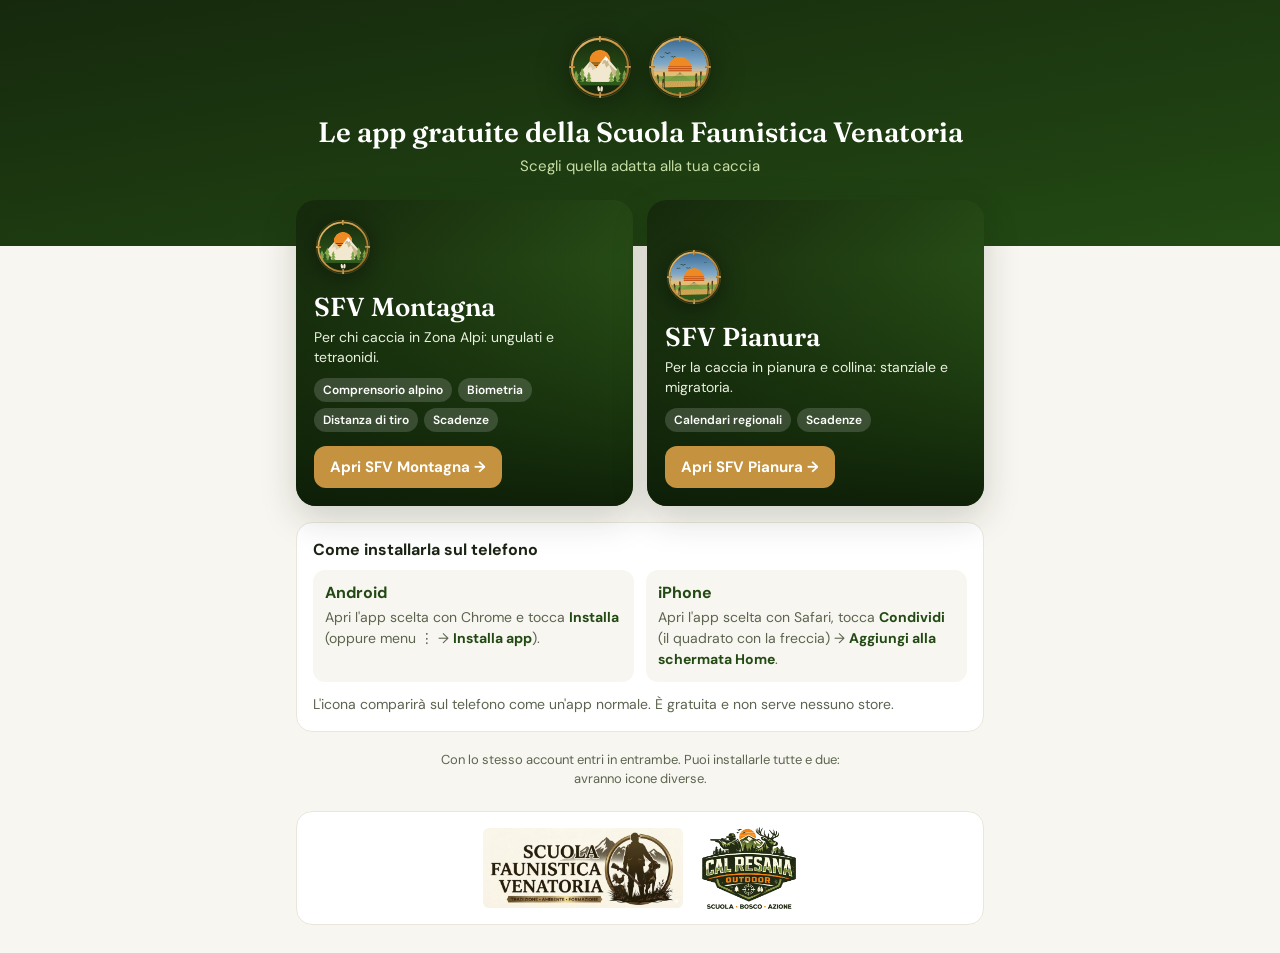
<file: app/index.html>
<!DOCTYPE html>
<html lang="it">
<head>
<meta charset="UTF-8">
<meta name="viewport" content="width=device-width, initial-scale=1.0, viewport-fit=cover">
<title>App SFV — Scuola Faunistica Venatoria</title>
<meta name="description" content="Le app gratuite della Scuola Faunistica Venatoria: SFV Montagna e SFV Pianura.">
<meta name="theme-color" content="#16290D">
<link rel="icon" type="image/svg+xml" href="/montagna/simbolo.svg">
<link href="https://fonts.googleapis.com/css2?family=DM+Sans:wght@400;500;600;700&family=Fraunces:opsz,wght@9..144,600&display=swap" rel="stylesheet">
<style>
:root{--green-900:#0B1A06;--green-800:#16290D;--green-700:#234A14;--green-600:#33651C;--green-200:#C7DDA6;--green-100:#E9F1DF;
  --gold-500:#C5923F;--gold-400:#D4A855;--bg:#F8F6F0;--surface:#fff;--border-light:#EAE7DA;--text:#1B2414;--text-2:#5C6450;--text-3:#8C9180;
  --font-display:'Fraunces',Georgia,serif;--font-body:'DM Sans',system-ui,sans-serif}
*{box-sizing:border-box;margin:0;padding:0}
body{background:var(--bg);color:var(--text);font-family:var(--font-body);min-height:100dvh;-webkit-font-smoothing:antialiased}
header{background:linear-gradient(170deg,var(--green-800),var(--green-700));color:#fff;text-align:center;padding:calc(34px + env(safe-area-inset-top,0px)) 20px 70px}
header .simboli{display:flex;justify-content:center;gap:14px;margin-bottom:16px}
header .simboli img{width:66px;height:66px;filter:drop-shadow(0 6px 16px rgba(0,0,0,.35))}
h1{font-family:var(--font-display);font-size:28px;font-weight:600;line-height:1.15;text-wrap:balance}
header p{color:var(--green-200);font-size:15px;margin-top:8px}
main{max-width:720px;margin:-46px auto 0;padding:0 16px calc(28px + env(safe-area-inset-bottom,0px))}
.scelte{display:grid;grid-template-columns:1fr 1fr;gap:14px}
@media(max-width:560px){.scelte{grid-template-columns:1fr}}
.app{position:relative;display:flex;flex-direction:column;justify-content:flex-end;min-height:290px;border-radius:20px;overflow:hidden;color:#fff;text-decoration:none;
  background:linear-gradient(135deg,var(--green-800),var(--green-600));box-shadow:0 12px 36px rgba(14,26,9,.18);isolation:isolate;transition:transform .15s}
.app:active{transform:scale(.98)}
.app>img.ph{position:absolute;inset:0;width:100%;height:100%;object-fit:cover;z-index:-2}
.app::after{content:"";position:absolute;inset:0;z-index:-1;background:linear-gradient(180deg,rgba(11,26,6,.05) 20%,rgba(11,26,6,.9) 100%)}
.app .corpo{padding:18px}
.app .simb{width:58px;height:58px;margin-bottom:10px;filter:drop-shadow(0 4px 12px rgba(0,0,0,.4))}
.app h2{font-family:var(--font-display);font-size:26px;font-weight:600}
.app p{font-size:14px;color:var(--green-100);margin-top:4px;line-height:1.45}
.app ul{list-style:none;margin-top:10px;display:flex;flex-wrap:wrap;gap:6px}
.app li{font-size:12px;font-weight:600;background:rgba(255,255,255,.16);backdrop-filter:blur(4px);padding:4px 9px;border-radius:999px}
.app .vai{display:inline-flex;align-items:center;gap:6px;margin-top:14px;background:var(--gold-500);color:#fff;font-weight:700;font-size:15px;padding:11px 16px;border-radius:12px}
.install{background:var(--surface);border:1px solid var(--border-light);border-radius:16px;padding:16px;margin-top:16px}
.install h3{font-size:16px;margin-bottom:10px}
.install .passi{display:grid;grid-template-columns:1fr 1fr;gap:12px}
@media(max-width:560px){.install .passi{grid-template-columns:1fr}}
.install .passi div{background:var(--bg);border-radius:12px;padding:12px}
.install .passi b{color:var(--green-700)}
.install p{font-size:14px;color:var(--text-2);line-height:1.5;margin-top:4px}
.install>p{margin-top:12px}
.nota{font-size:13px;color:var(--text-2);text-align:center;margin:18px auto 0;max-width:46ch;line-height:1.5}
.partners{display:flex;align-items:center;justify-content:center;gap:18px;flex-wrap:wrap;margin-top:22px;padding:14px 16px;background:var(--surface);border:1px solid var(--border-light);border-radius:16px}
.partners img{display:block;height:auto;max-width:100%}
.partners .s{width:200px;border-radius:6px}
.partners .c{width:96px}
a:focus-visible{outline:3px solid var(--gold-400);outline-offset:3px}
</style>
</head>
<body>
<header>
  <div class="simboli"><img src="/montagna/simbolo.svg" alt=""><img src="/pianura/simbolo.svg" alt=""></div>
  <h1>Le app gratuite della Scuola Faunistica Venatoria</h1>
  <p>Scegli quella adatta alla tua caccia</p>
</header>
<main>
  <div class="scelte">
    <a class="app" href="/montagna/">
      <img class="ph" alt="" src="https://commons.wikimedia.org/wiki/Special:FilePath/G%C3%A4mse_(Rupicapra_rupicapra)_auf_dem_Ornach_05.jpg?width=900" onerror="this.remove()">
      <div class="corpo">
        <img class="simb" src="/montagna/simbolo.svg" alt="">
        <h2>SFV Montagna</h2>
        <p>Per chi caccia in Zona Alpi: ungulati e tetraonidi.</p>
        <ul><li>Comprensorio alpino</li><li>Biometria</li><li>Distanza di tiro</li><li>Scadenze</li></ul>
        <span class="vai">Apri SFV Montagna →</span>
      </div>
    </a>
    <a class="app" href="/pianura/">
      <img class="ph" alt="" src="https://commons.wikimedia.org/wiki/Special:FilePath/Common_pheasant_(Phasianus_colchicus)_male_Heligan.jpg?width=900" onerror="this.remove()">
      <div class="corpo">
        <img class="simb" src="/pianura/simbolo.svg" alt="">
        <h2>SFV Pianura</h2>
        <p>Per la caccia in pianura e collina: stanziale e migratoria.</p>
        <ul><li>Calendari regionali</li><li>Scadenze</li></ul>
        <span class="vai">Apri SFV Pianura →</span>
      </div>
    </a>
  </div>
  <div class="install">
    <h3>Come installarla sul telefono</h3>
    <div class="passi">
      <div><b>Android</b><p>Apri l'app scelta con Chrome e tocca <b>Installa</b> (oppure menu ⋮ → <b>Installa app</b>).</p></div>
      <div><b>iPhone</b><p>Apri l'app scelta con Safari, tocca <b>Condividi</b> (il quadrato con la freccia) → <b>Aggiungi alla schermata Home</b>.</p></div>
    </div>
    <p>L'icona comparirà sul telefono come un'app normale. È gratuita e non serve nessuno store.</p>
  </div>
  <p class="nota">Con lo stesso account entri in entrambe. Puoi installarle tutte e due: avranno icone diverse.</p>
  <div class="partners">
    <a href="https://www.scuolafaunisticavenatoria.it" target="_blank" rel="noopener"><img class="s" src="/montagna/logo-scuola.jpg" alt="Scuola Faunistica Venatoria"></a>
    <a href="https://cal-resana-outdoor.vercel.app/" target="_blank" rel="noopener"><img class="c" src="/montagna/logo-calresana.png" alt="Cal Resana Outdoor"></a>
  </div>
</main>
</body>
</html>
</file>
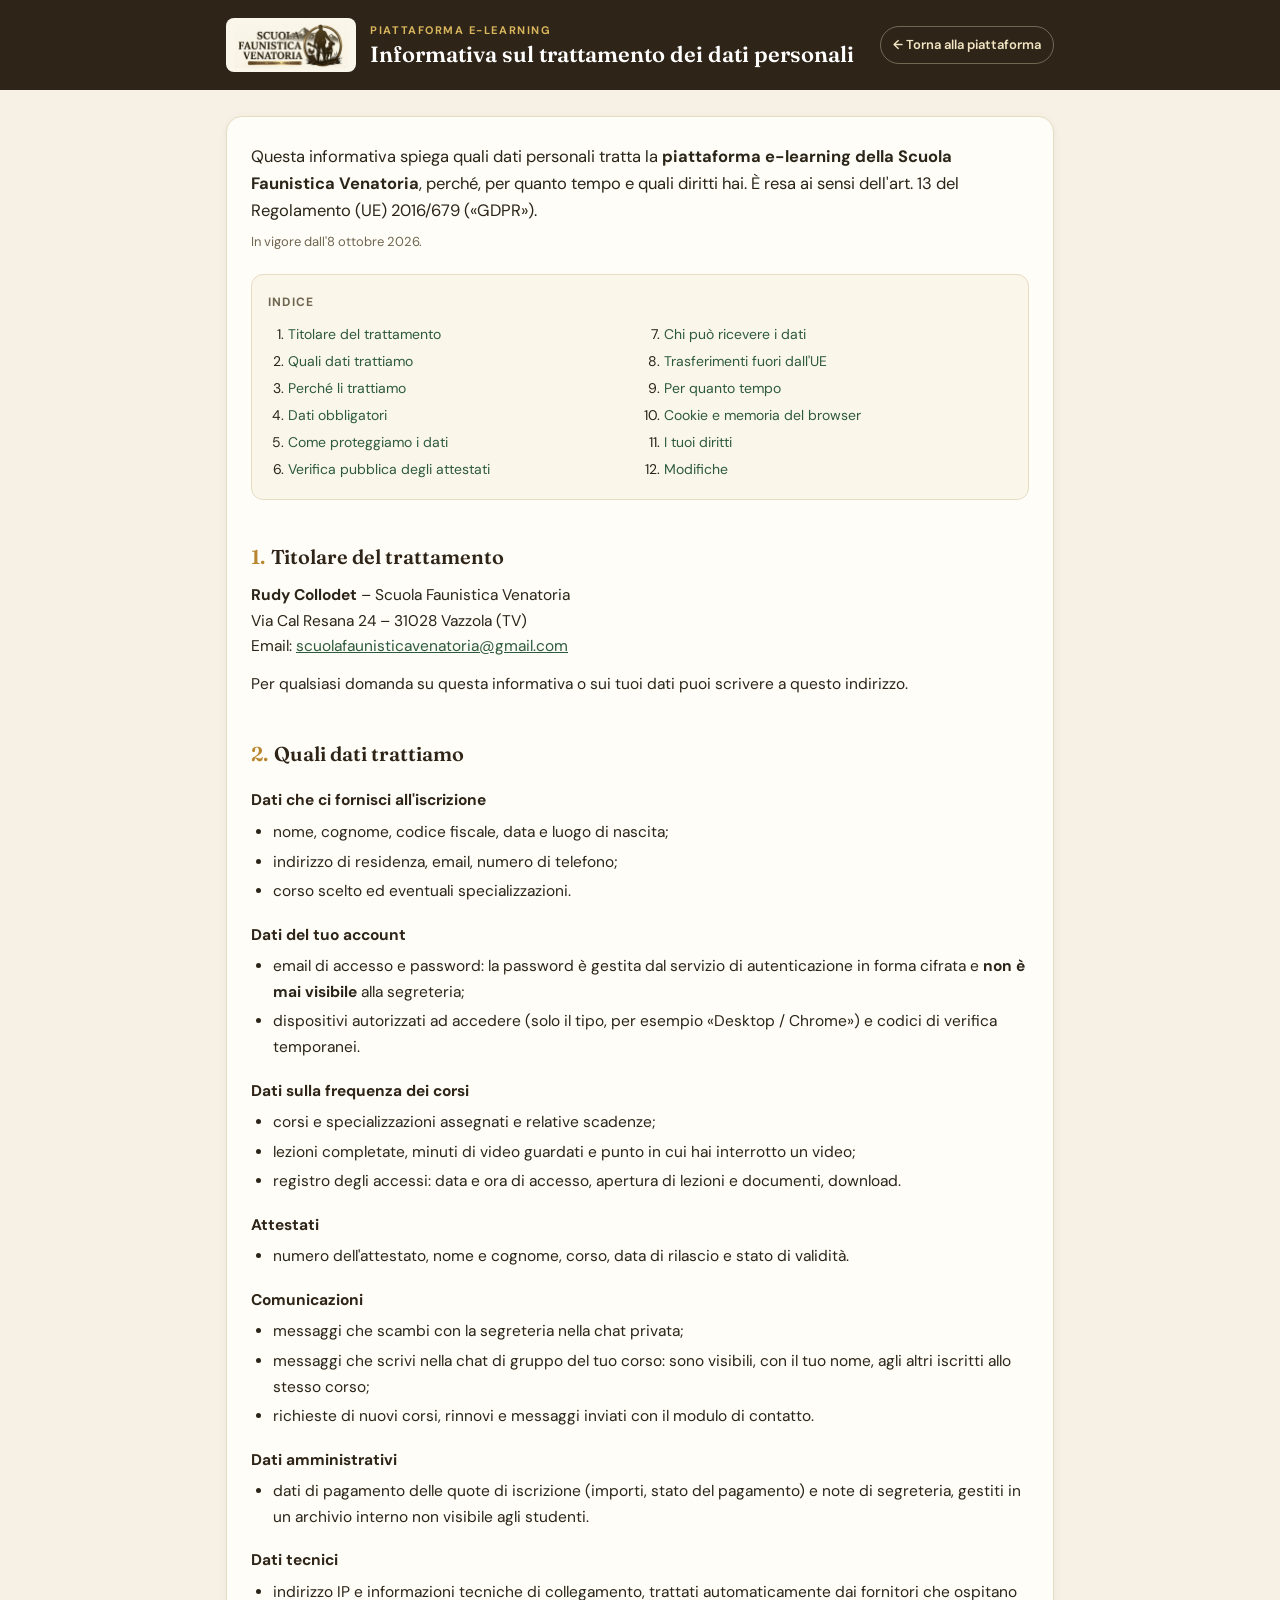
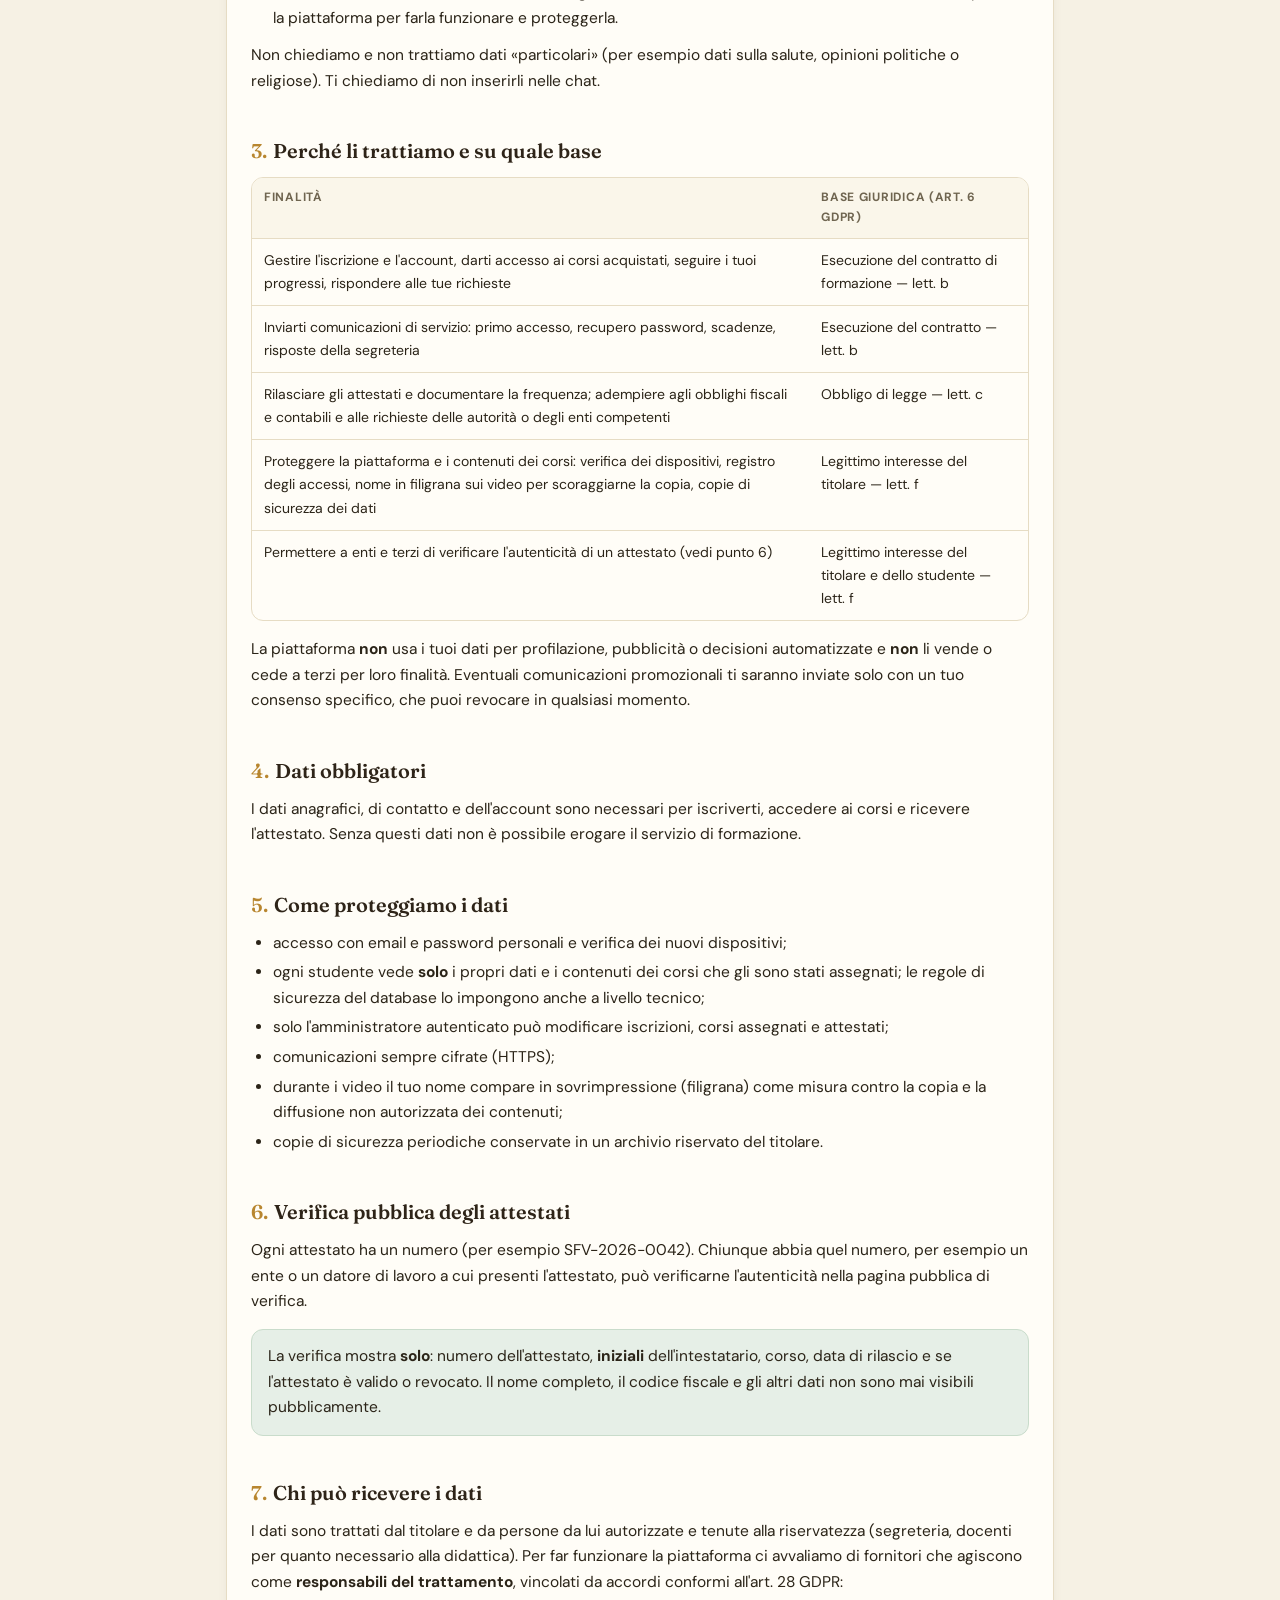
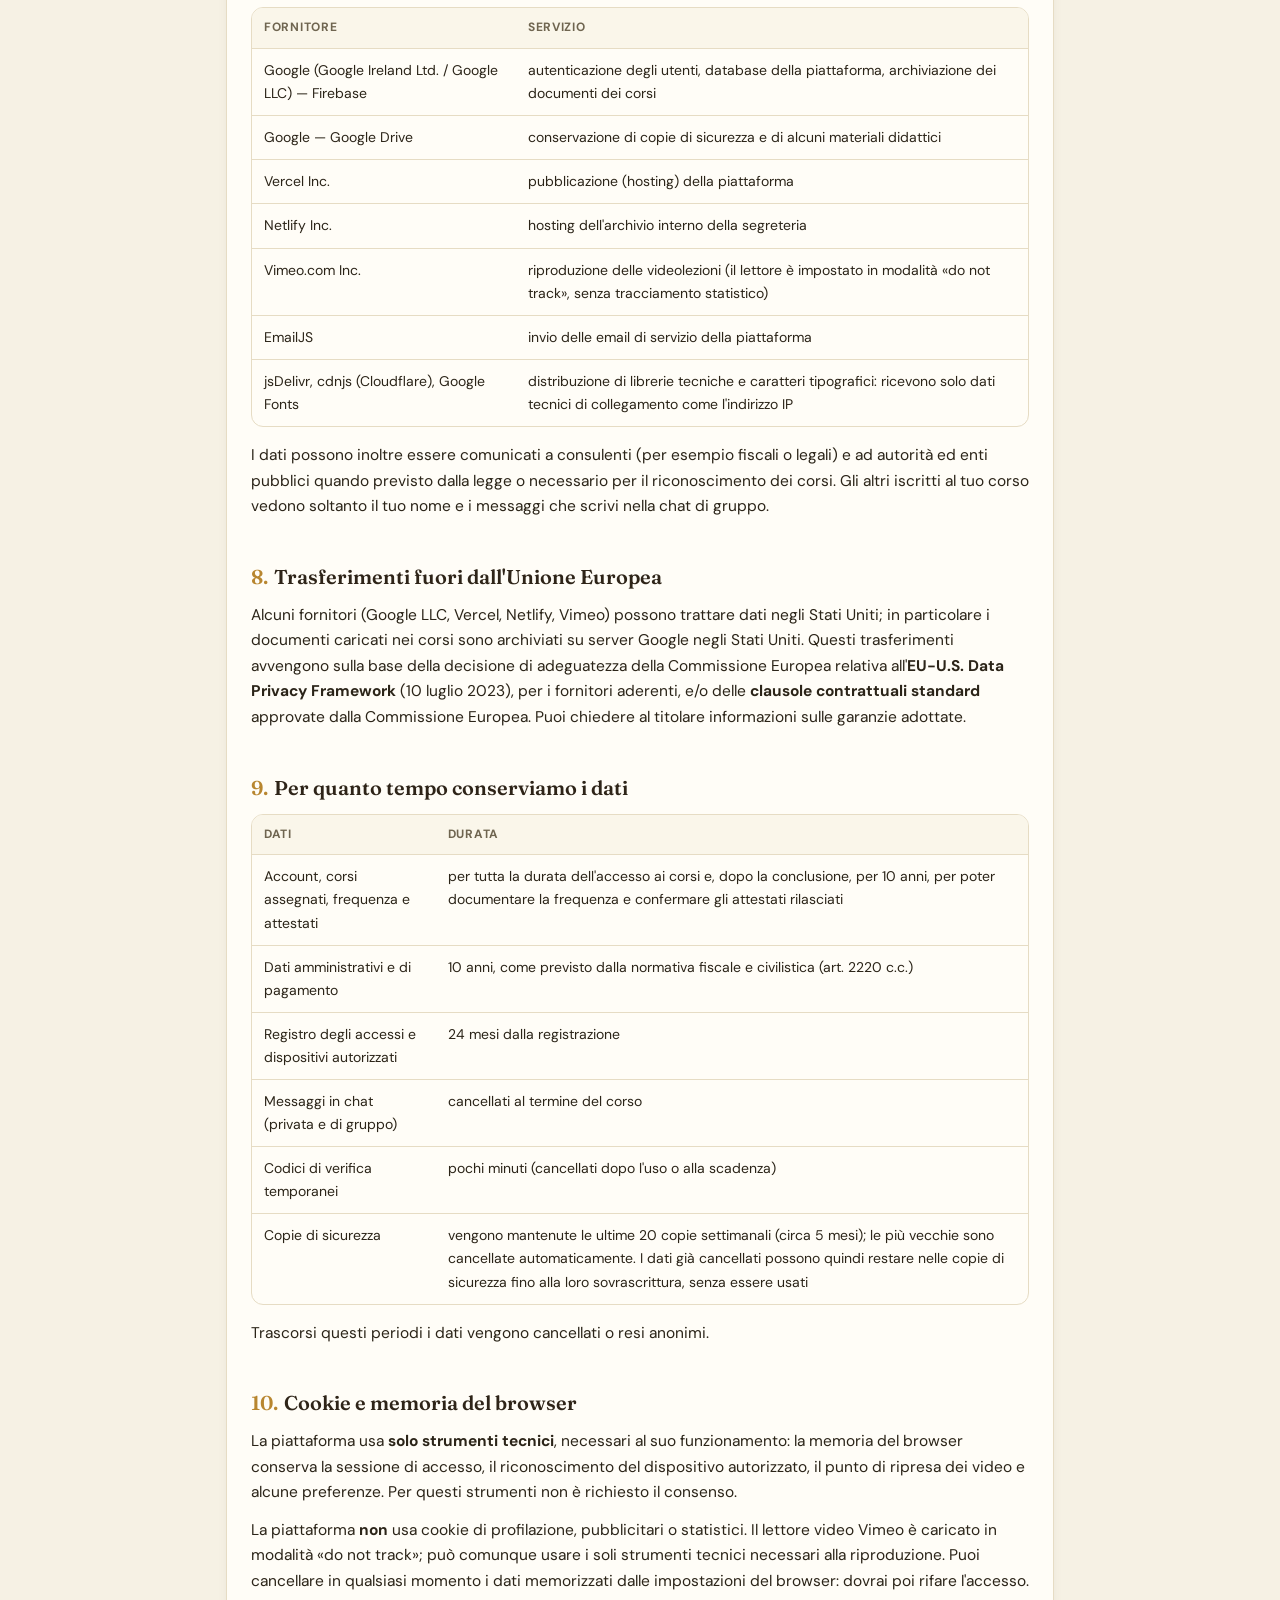
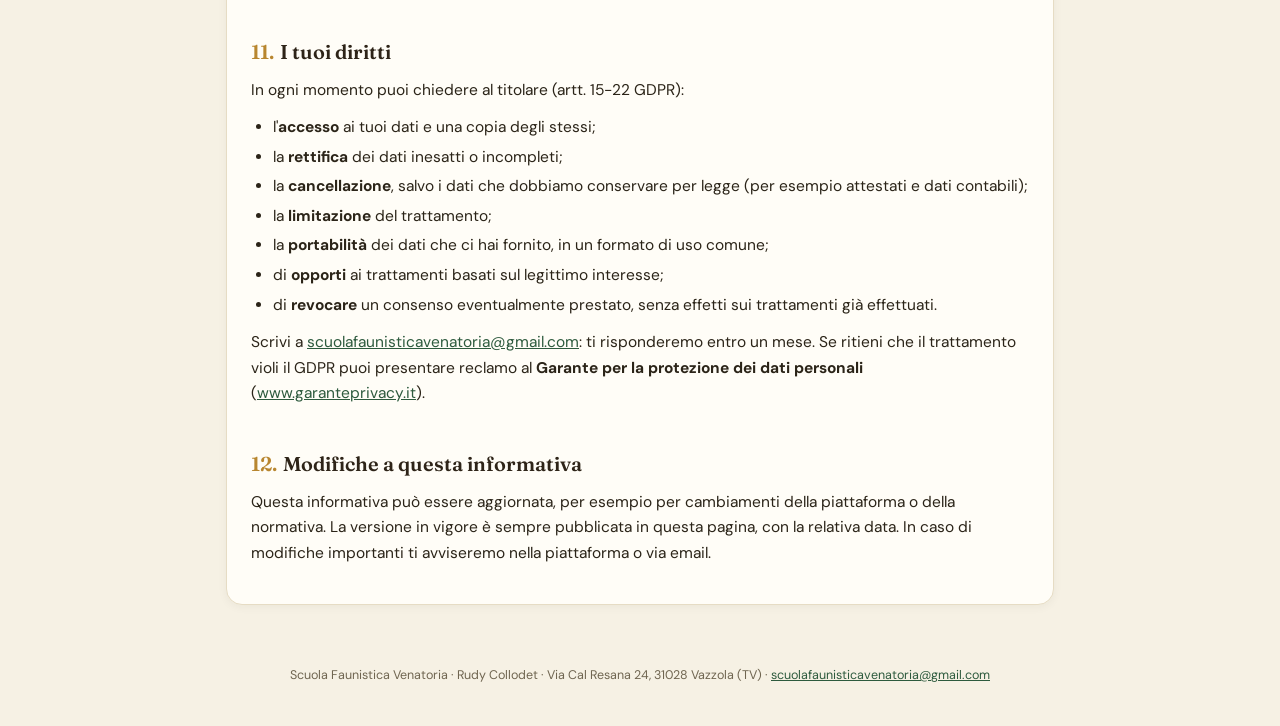
<file: privacy.html>
<!doctype html>
<html lang="it">
<head>
<meta charset="utf-8">
<meta name="viewport" content="width=device-width, initial-scale=1">
<title>Informativa privacy — Scuola Faunistica Venatoria</title>
<meta name="robots" content="noindex">
<link rel="preconnect" href="https://fonts.googleapis.com">
<link href="https://fonts.googleapis.com/css2?family=DM+Sans:wght@400;500;600;700&family=Fraunces:opsz,wght@9..144,500;9..144,600;9..144,700&display=swap" rel="stylesheet">
<style>
  :root{
    --bg:#f6f1e4; --paper:#fffdf7; --ink:#2b2418; --muted:#6f6550; --line:#e6dcc4;
    --brown:#2E2418; --gold:#b8862f; --gold-soft:#f3e6c4; --green:#2d5a3d; --green-soft:#e6efe7;
  }
  *{box-sizing:border-box}
  html{scroll-behavior:smooth}
  body{margin:0;background:var(--bg);color:var(--ink);font-family:'DM Sans',system-ui,-apple-system,Segoe UI,Roboto,sans-serif;font-size:15.5px;line-height:1.65;-webkit-text-size-adjust:100%}
  header{background:var(--brown);color:var(--gold-soft)}
  .head{max-width:860px;margin:0 auto;padding:18px 16px;display:flex;align-items:center;gap:14px;flex-wrap:wrap}
  .head img{height:54px;border-radius:8px;background:#faf6ea;padding:4px 8px}
  .head .t{flex:1;min-width:200px}
  .head .k{font-size:11px;letter-spacing:.14em;text-transform:uppercase;color:#d9b65c;font-weight:700}
  .head h1{margin:2px 0 0;font-family:'Fraunces',Georgia,serif;font-weight:600;font-size:22px;line-height:1.25;color:#fff}
  .back{color:var(--gold-soft);text-decoration:none;font-size:13px;font-weight:600;border:1px solid rgba(243,230,196,.35);padding:7px 12px;border-radius:999px;white-space:nowrap}
  .back:hover{background:rgba(243,230,196,.12)}
  main{max-width:860px;margin:0 auto;padding:26px 16px 60px}
  .card{background:var(--paper);border:1px solid var(--line);border-radius:16px;padding:26px 24px;box-shadow:0 2px 10px rgba(46,36,24,.05)}
  .lead{font-size:16.5px;color:var(--ink);margin:0 0 6px}
  .meta{font-size:13px;color:var(--muted);margin:0}
  nav.toc{margin:22px 0 4px;padding:14px 16px;background:#faf6ea;border:1px solid var(--line);border-radius:12px}
  nav.toc b{font-size:12px;letter-spacing:.1em;text-transform:uppercase;color:var(--muted)}
  nav.toc ol{margin:8px 0 0;padding-left:20px;columns:2;column-gap:28px;font-size:14px}
  nav.toc li{break-inside:avoid}
  nav.toc li:first-child{margin-top:0}
  nav.toc a{color:var(--green);text-decoration:none}
  nav.toc a:hover{text-decoration:underline}
  h2{font-family:'Fraunces',Georgia,serif;font-weight:600;font-size:20px;color:var(--brown);margin:34px 0 10px;padding-top:6px;scroll-margin-top:12px}
  h2 .n{color:var(--gold);margin-right:6px}
  h3{font-size:15.5px;margin:18px 0 6px;color:var(--brown)}
  p{margin:0 0 12px}
  ul{margin:0 0 12px;padding-left:22px}
  li{margin:4px 0}
  a{color:var(--green)}
  .box{background:var(--green-soft);border:1px solid #c9dccb;border-radius:12px;padding:14px 16px;margin:14px 0}
  .box.gold{background:#fbf3e0;border-color:#ecd9a8}
  .tw{overflow-x:auto;-webkit-overflow-scrolling:touch;margin:10px 0 16px;border:1px solid var(--line);border-radius:12px}
  table{border-collapse:collapse;width:100%;min-width:520px;font-size:14px}
  th,td{text-align:left;vertical-align:top;padding:10px 12px;border-bottom:1px solid var(--line)}
  th{background:#faf6ea;font-size:12px;letter-spacing:.06em;text-transform:uppercase;color:var(--muted)}
  tr:last-child td{border-bottom:none}
  footer{max-width:860px;margin:0 auto;padding:0 16px 40px;font-size:12.5px;color:var(--muted);text-align:center}
  @media (max-width:640px){
    body{font-size:15px}
    .card{padding:20px 16px;border-radius:14px}
    nav.toc ol{columns:1}
    .head h1{font-size:19px}
    .head img{height:46px}
  }
  @media print{ header{background:none;color:#000} .head h1{color:#000} .back,nav.toc{display:none} body{background:#fff} .card{border:none;box-shadow:none} }
</style>
</head>
<body>
<header>
  <div class="head">
    <img src="[data-uri]" alt="Scuola Faunistica Venatoria">
    <div class="t">
      <div class="k">Piattaforma e-learning</div>
      <h1>Informativa sul trattamento dei dati personali</h1>
    </div>
    <a class="back" href="index.html">← Torna alla piattaforma</a>
  </div>
</header>

<main>
<div class="card">
  <p class="lead">Questa informativa spiega quali dati personali tratta la <b>piattaforma e-learning della Scuola Faunistica Venatoria</b>, perché, per quanto tempo e quali diritti hai. È resa ai sensi dell'art. 13 del Regolamento (UE) 2016/679 («GDPR»).</p>
  <p class="meta">In vigore dall'8 ottobre 2026.</p>

  <nav class="toc" aria-label="Indice">
    <b>Indice</b>
    <ol>
      <li><a href="#titolare">Titolare del trattamento</a></li>
      <li><a href="#dati">Quali dati trattiamo</a></li>
      <li><a href="#finalita">Perché li trattiamo</a></li>
      <li><a href="#obbligo">Dati obbligatori</a></li>
      <li><a href="#sicurezza">Come proteggiamo i dati</a></li>
      <li><a href="#attestati">Verifica pubblica degli attestati</a></li>
      <li><a href="#destinatari">Chi può ricevere i dati</a></li>
      <li><a href="#estero">Trasferimenti fuori dall'UE</a></li>
      <li><a href="#conservazione">Per quanto tempo</a></li>
      <li><a href="#cookie">Cookie e memoria del browser</a></li>
      <li><a href="#diritti">I tuoi diritti</a></li>
      <li><a href="#modifiche">Modifiche</a></li>
    </ol>
  </nav>

  <h2 id="titolare"><span class="n">1.</span>Titolare del trattamento</h2>
  <p><b>Rudy Collodet</b> – Scuola Faunistica Venatoria<br>
  Via Cal Resana 24 – 31028 Vazzola (TV)<br>
  Email: <a href="mailto:scuolafaunisticavenatoria@gmail.com">scuolafaunisticavenatoria@gmail.com</a></p>
  <p>Per qualsiasi domanda su questa informativa o sui tuoi dati puoi scrivere a questo indirizzo.</p>

  <h2 id="dati"><span class="n">2.</span>Quali dati trattiamo</h2>
  <h3>Dati che ci fornisci all'iscrizione</h3>
  <ul>
    <li>nome, cognome, codice fiscale, data e luogo di nascita;</li>
    <li>indirizzo di residenza, email, numero di telefono;</li>
    <li>corso scelto ed eventuali specializzazioni.</li>
  </ul>
  <h3>Dati del tuo account</h3>
  <ul>
    <li>email di accesso e password: la password è gestita dal servizio di autenticazione in forma cifrata e <b>non è mai visibile</b> alla segreteria;</li>
    <li>dispositivi autorizzati ad accedere (solo il tipo, per esempio «Desktop / Chrome») e codici di verifica temporanei.</li>
  </ul>
  <h3>Dati sulla frequenza dei corsi</h3>
  <ul>
    <li>corsi e specializzazioni assegnati e relative scadenze;</li>
    <li>lezioni completate, minuti di video guardati e punto in cui hai interrotto un video;</li>
    <li>registro degli accessi: data e ora di accesso, apertura di lezioni e documenti, download.</li>
  </ul>
  <h3>Attestati</h3>
  <ul>
    <li>numero dell'attestato, nome e cognome, corso, data di rilascio e stato di validità.</li>
  </ul>
  <h3>Comunicazioni</h3>
  <ul>
    <li>messaggi che scambi con la segreteria nella chat privata;</li>
    <li>messaggi che scrivi nella chat di gruppo del tuo corso: sono visibili, con il tuo nome, agli altri iscritti allo stesso corso;</li>
    <li>richieste di nuovi corsi, rinnovi e messaggi inviati con il modulo di contatto.</li>
  </ul>
  <h3>Dati amministrativi</h3>
  <ul>
    <li>dati di pagamento delle quote di iscrizione (importi, stato del pagamento) e note di segreteria, gestiti in un archivio interno non visibile agli studenti.</li>
  </ul>
  <h3>Dati tecnici</h3>
  <ul>
    <li>indirizzo IP e informazioni tecniche di collegamento, trattati automaticamente dai fornitori che ospitano la piattaforma per farla funzionare e proteggerla.</li>
  </ul>
  <p>Non chiediamo e non trattiamo dati «particolari» (per esempio dati sulla salute, opinioni politiche o religiose). Ti chiediamo di non inserirli nelle chat.</p>

  <h2 id="finalita"><span class="n">3.</span>Perché li trattiamo e su quale base</h2>
  <div class="tw"><table>
    <thead><tr><th>Finalità</th><th>Base giuridica (art. 6 GDPR)</th></tr></thead>
    <tbody>
      <tr><td>Gestire l'iscrizione e l'account, darti accesso ai corsi acquistati, seguire i tuoi progressi, rispondere alle tue richieste</td><td>Esecuzione del contratto di formazione — lett. b</td></tr>
      <tr><td>Inviarti comunicazioni di servizio: primo accesso, recupero password, scadenze, risposte della segreteria</td><td>Esecuzione del contratto — lett. b</td></tr>
      <tr><td>Rilasciare gli attestati e documentare la frequenza; adempiere agli obblighi fiscali e contabili e alle richieste delle autorità o degli enti competenti</td><td>Obbligo di legge — lett. c</td></tr>
      <tr><td>Proteggere la piattaforma e i contenuti dei corsi: verifica dei dispositivi, registro degli accessi, nome in filigrana sui video per scoraggiarne la copia, copie di sicurezza dei dati</td><td>Legittimo interesse del titolare — lett. f</td></tr>
      <tr><td>Permettere a enti e terzi di verificare l'autenticità di un attestato (vedi punto 6)</td><td>Legittimo interesse del titolare e dello studente — lett. f</td></tr>
    </tbody>
  </table></div>
  <p>La piattaforma <b>non</b> usa i tuoi dati per profilazione, pubblicità o decisioni automatizzate e <b>non</b> li vende o cede a terzi per loro finalità. Eventuali comunicazioni promozionali ti saranno inviate solo con un tuo consenso specifico, che puoi revocare in qualsiasi momento.</p>

  <h2 id="obbligo"><span class="n">4.</span>Dati obbligatori</h2>
  <p>I dati anagrafici, di contatto e dell'account sono necessari per iscriverti, accedere ai corsi e ricevere l'attestato. Senza questi dati non è possibile erogare il servizio di formazione.</p>

  <h2 id="sicurezza"><span class="n">5.</span>Come proteggiamo i dati</h2>
  <ul>
    <li>accesso con email e password personali e verifica dei nuovi dispositivi;</li>
    <li>ogni studente vede <b>solo</b> i propri dati e i contenuti dei corsi che gli sono stati assegnati; le regole di sicurezza del database lo impongono anche a livello tecnico;</li>
    <li>solo l'amministratore autenticato può modificare iscrizioni, corsi assegnati e attestati;</li>
    <li>comunicazioni sempre cifrate (HTTPS);</li>
    <li>durante i video il tuo nome compare in sovrimpressione (filigrana) come misura contro la copia e la diffusione non autorizzata dei contenuti;</li>
    <li>copie di sicurezza periodiche conservate in un archivio riservato del titolare.</li>
  </ul>

  <h2 id="attestati"><span class="n">6.</span>Verifica pubblica degli attestati</h2>
  <p>Ogni attestato ha un numero (per esempio SFV-2026-0042). Chiunque abbia quel numero, per esempio un ente o un datore di lavoro a cui presenti l'attestato, può verificarne l'autenticità nella pagina pubblica di verifica.</p>
  <div class="box">La verifica mostra <b>solo</b>: numero dell'attestato, <b>iniziali</b> dell'intestatario, corso, data di rilascio e se l'attestato è valido o revocato. Il nome completo, il codice fiscale e gli altri dati non sono mai visibili pubblicamente.</div>

  <h2 id="destinatari"><span class="n">7.</span>Chi può ricevere i dati</h2>
  <p>I dati sono trattati dal titolare e da persone da lui autorizzate e tenute alla riservatezza (segreteria, docenti per quanto necessario alla didattica). Per far funzionare la piattaforma ci avvaliamo di fornitori che agiscono come <b>responsabili del trattamento</b>, vincolati da accordi conformi all'art. 28 GDPR:</p>
  <div class="tw"><table>
    <thead><tr><th>Fornitore</th><th>Servizio</th></tr></thead>
    <tbody>
      <tr><td>Google (Google Ireland Ltd. / Google LLC) — Firebase</td><td>autenticazione degli utenti, database della piattaforma, archiviazione dei documenti dei corsi</td></tr>
      <tr><td>Google — Google Drive</td><td>conservazione di copie di sicurezza e di alcuni materiali didattici</td></tr>
      <tr><td>Vercel Inc.</td><td>pubblicazione (hosting) della piattaforma</td></tr>
      <tr><td>Netlify Inc.</td><td>hosting dell'archivio interno della segreteria</td></tr>
      <tr><td>Vimeo.com Inc.</td><td>riproduzione delle videolezioni (il lettore è impostato in modalità «do not track», senza tracciamento statistico)</td></tr>
      <tr><td>EmailJS</td><td>invio delle email di servizio della piattaforma</td></tr>
      <tr><td>jsDelivr, cdnjs (Cloudflare), Google Fonts</td><td>distribuzione di librerie tecniche e caratteri tipografici: ricevono solo dati tecnici di collegamento come l'indirizzo IP</td></tr>
    </tbody>
  </table></div>
  <p>I dati possono inoltre essere comunicati a consulenti (per esempio fiscali o legali) e ad autorità ed enti pubblici quando previsto dalla legge o necessario per il riconoscimento dei corsi. Gli altri iscritti al tuo corso vedono soltanto il tuo nome e i messaggi che scrivi nella chat di gruppo.</p>

  <h2 id="estero"><span class="n">8.</span>Trasferimenti fuori dall'Unione Europea</h2>
  <p>Alcuni fornitori (Google LLC, Vercel, Netlify, Vimeo) possono trattare dati negli Stati Uniti; in particolare i documenti caricati nei corsi sono archiviati su server Google negli Stati Uniti. Questi trasferimenti avvengono sulla base della decisione di adeguatezza della Commissione Europea relativa all'<b>EU-U.S. Data Privacy Framework</b> (10 luglio 2023), per i fornitori aderenti, e/o delle <b>clausole contrattuali standard</b> approvate dalla Commissione Europea. Puoi chiedere al titolare informazioni sulle garanzie adottate.</p>

  <h2 id="conservazione"><span class="n">9.</span>Per quanto tempo conserviamo i dati</h2>
  <div class="tw"><table>
    <thead><tr><th>Dati</th><th>Durata</th></tr></thead>
    <tbody>
      <tr><td>Account, corsi assegnati, frequenza e attestati</td><td>per tutta la durata dell'accesso ai corsi e, dopo la conclusione, per 10 anni, per poter documentare la frequenza e confermare gli attestati rilasciati</td></tr>
      <tr><td>Dati amministrativi e di pagamento</td><td>10 anni, come previsto dalla normativa fiscale e civilistica (art. 2220 c.c.)</td></tr>
      <tr><td>Registro degli accessi e dispositivi autorizzati</td><td>24 mesi dalla registrazione</td></tr>
      <tr><td>Messaggi in chat (privata e di gruppo)</td><td>cancellati al termine del corso</td></tr>
      <tr><td>Codici di verifica temporanei</td><td>pochi minuti (cancellati dopo l'uso o alla scadenza)</td></tr>
      <tr><td>Copie di sicurezza</td><td>vengono mantenute le ultime 20 copie settimanali (circa 5 mesi); le più vecchie sono cancellate automaticamente. I dati già cancellati possono quindi restare nelle copie di sicurezza fino alla loro sovrascrittura, senza essere usati</td></tr>
    </tbody>
  </table></div>
  <p>Trascorsi questi periodi i dati vengono cancellati o resi anonimi.</p>

  <h2 id="cookie"><span class="n">10.</span>Cookie e memoria del browser</h2>
  <p>La piattaforma usa <b>solo strumenti tecnici</b>, necessari al suo funzionamento: la memoria del browser conserva la sessione di accesso, il riconoscimento del dispositivo autorizzato, il punto di ripresa dei video e alcune preferenze. Per questi strumenti non è richiesto il consenso.</p>
  <p>La piattaforma <b>non</b> usa cookie di profilazione, pubblicitari o statistici. Il lettore video Vimeo è caricato in modalità «do not track»; può comunque usare i soli strumenti tecnici necessari alla riproduzione. Puoi cancellare in qualsiasi momento i dati memorizzati dalle impostazioni del browser: dovrai poi rifare l'accesso.</p>

  <h2 id="diritti"><span class="n">11.</span>I tuoi diritti</h2>
  <p>In ogni momento puoi chiedere al titolare (artt. 15-22 GDPR):</p>
  <ul>
    <li>l'<b>accesso</b> ai tuoi dati e una copia degli stessi;</li>
    <li>la <b>rettifica</b> dei dati inesatti o incompleti;</li>
    <li>la <b>cancellazione</b>, salvo i dati che dobbiamo conservare per legge (per esempio attestati e dati contabili);</li>
    <li>la <b>limitazione</b> del trattamento;</li>
    <li>la <b>portabilità</b> dei dati che ci hai fornito, in un formato di uso comune;</li>
    <li>di <b>opporti</b> ai trattamenti basati sul legittimo interesse;</li>
    <li>di <b>revocare</b> un consenso eventualmente prestato, senza effetti sui trattamenti già effettuati.</li>
  </ul>
  <p>Scrivi a <a href="mailto:scuolafaunisticavenatoria@gmail.com">scuolafaunisticavenatoria@gmail.com</a>: ti risponderemo entro un mese. Se ritieni che il trattamento violi il GDPR puoi presentare reclamo al <b>Garante per la protezione dei dati personali</b> (<a href="https://www.garanteprivacy.it" target="_blank" rel="noopener">www.garanteprivacy.it</a>).</p>

  <h2 id="modifiche"><span class="n">12.</span>Modifiche a questa informativa</h2>
  <p>Questa informativa può essere aggiornata, per esempio per cambiamenti della piattaforma o della normativa. La versione in vigore è sempre pubblicata in questa pagina, con la relativa data. In caso di modifiche importanti ti avviseremo nella piattaforma o via email.</p>
</div>
</main>
<footer>Scuola Faunistica Venatoria · Rudy Collodet · Via Cal Resana 24, 31028 Vazzola (TV) · <a href="mailto:scuolafaunisticavenatoria@gmail.com">scuolafaunisticavenatoria@gmail.com</a></footer>
</body>
</html>
</file>
